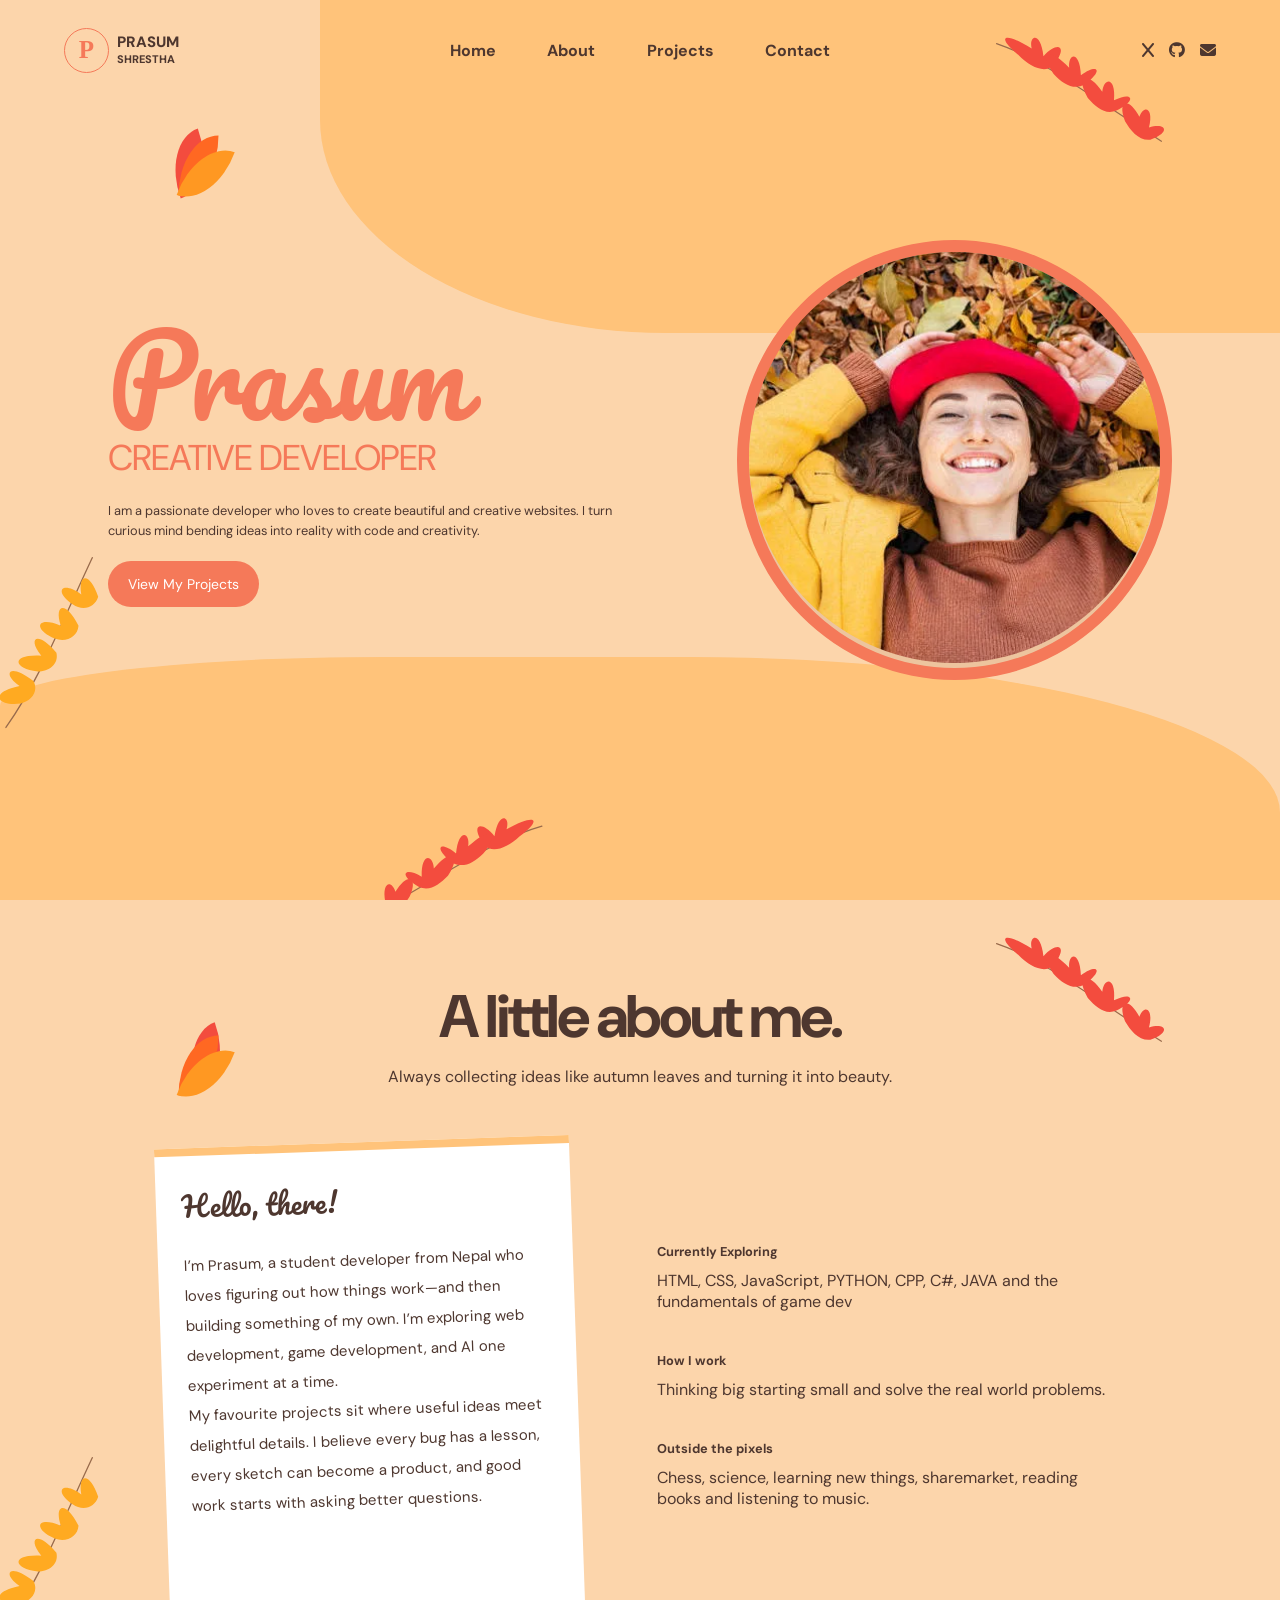
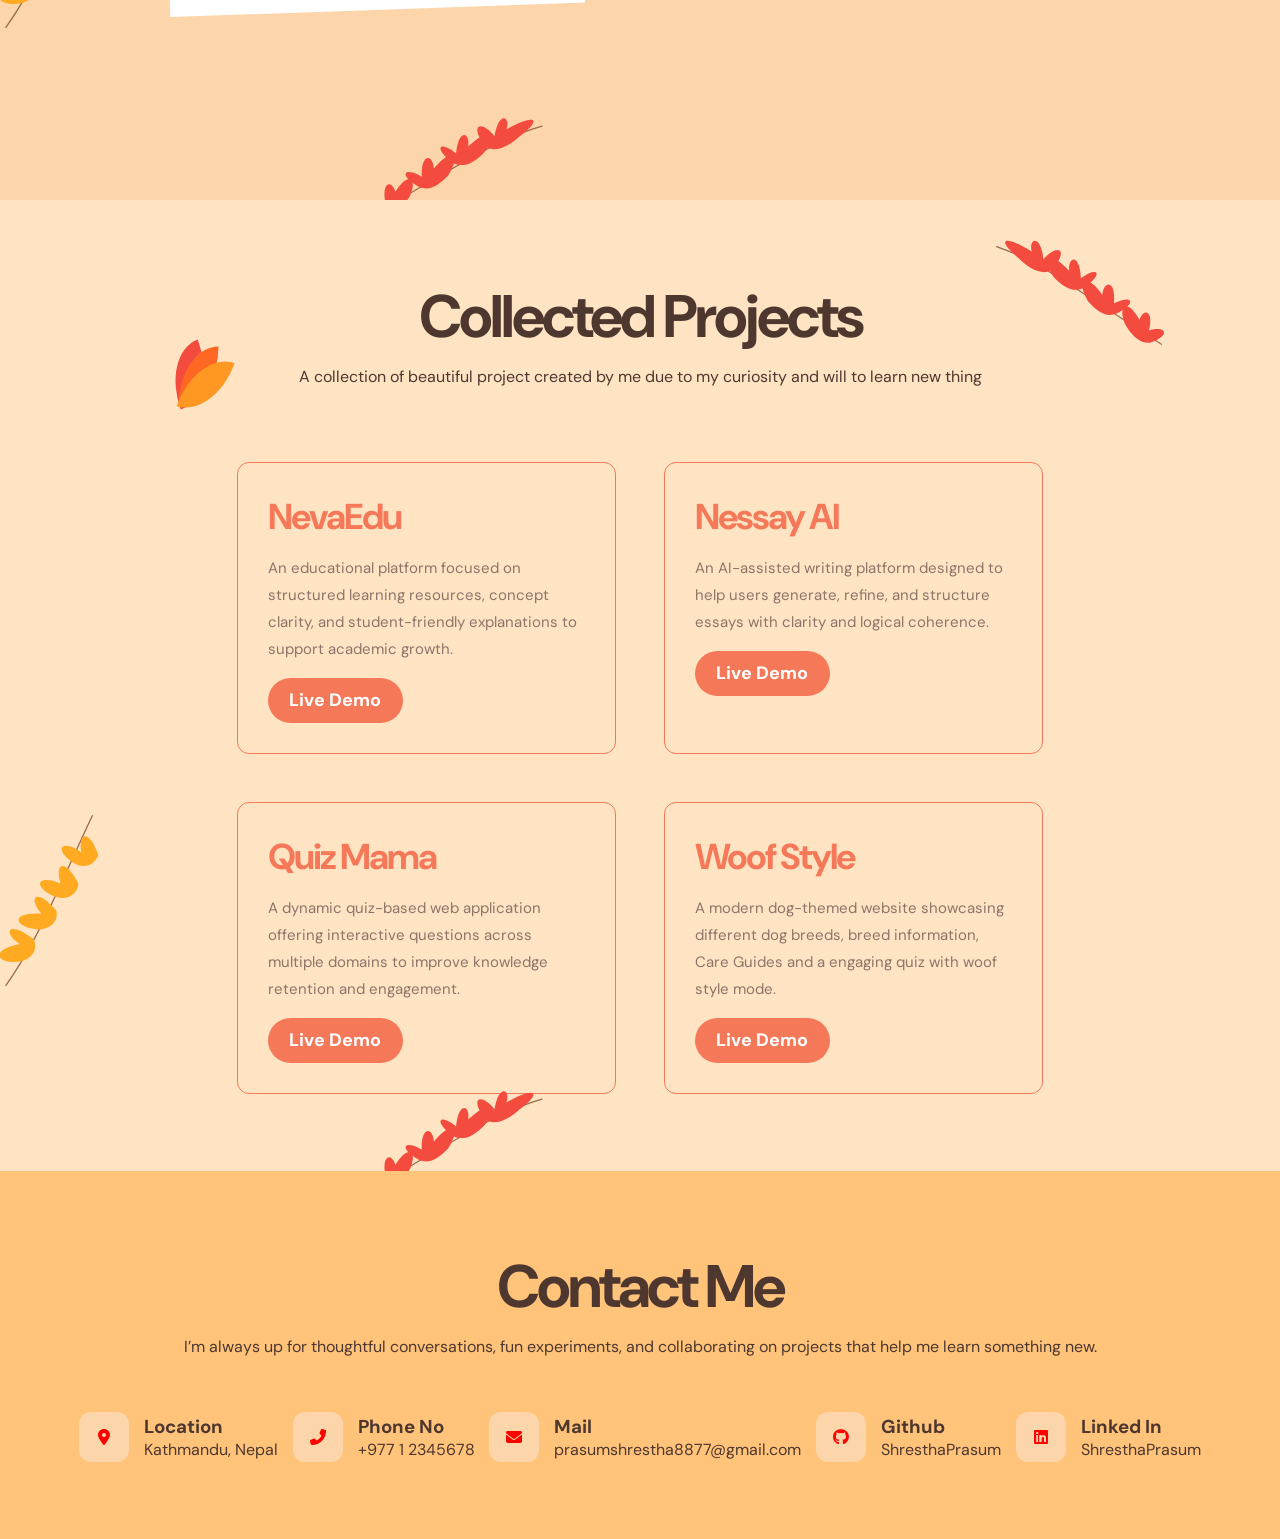
<file: public/layouts/L4/index.html>
<!DOCTYPE html>
<html lang="en">
<head>
    <meta charset="UTF-8">
    <meta name="viewport" content="width=device-width, initial-scale=1.0">
    <title>Autumn Themes Website</title>
    <link rel="preconnect" href="https://fonts.googleapis.com">
    <link rel="preconnect" href="https://fonts.gstatic.com" crossorigin="">
    <link href="https://fonts.googleapis.com/css2?family=DM+Sans:wght@400;500;600;700;800&amp;family=Pacifico&amp;display=swap" rel="stylesheet">
        <link rel="stylesheet" href="https://cdnjs.cloudflare.com/ajax/libs/font-awesome/6.6.0/css/all.min.css"/>

    <style>

        :root{
            --bg-color: #fcd5ab;
            --bg1-color: #ffc37a;
            --bg2-color: #ffe4c4;
            --font-color: #f57959;
            --red-color: #f34c3e;
            --stem-color: #996b4c;
        }
        *{
            box-sizing: border-box;
            margin: 0;
            padding: 0;
        }

        body{
            color: #4e372f;
            background-color: var(--bg-color);
            font-family: "DM Sans", Arial, sans-serif;
        }

        .hero-container{
            width: 100%;
            min-height: 100vh;
            position: relative;
            overflow: hidden;
            background-color: var(--bg-color);
            z-index: 1;
        }

        .top-box{
            height: 37%;
            top: 0;
            right: 0;
            width: 75%;
            border-radius: 0 0 0 36% / 0 0 0 64%;
            background-color: var(--bg1-color);
            position: absolute;
            z-index: -1;
        }
        .bottom-box{
            height: 27%;
            bottom: 0;
            left: 0;
            width: 100%;
            border-radius: 30% 46% 0 0  / 20% 64% 0 0;
            background-color: var(--bg1-color);
            position: absolute;
            z-index: -1;
        }

        header{
            display: flex;
            justify-content: center;
            align-items: center;
            height: 100px;
        }

        a{
            color: inherit;
            text-decoration: none;
        }

        .nav{
            display: flex;
            align-items: center;
            justify-content: space-between;
            width: 90%;
            height: 100%;
        }

        .brand{
            display: inline-flex;
            width: fit-content;
            align-items: center;
            gap: 8px;
            width: 33%;
        }

        .logo{
            width: 45px;
            height: 45px;
            display: flex;
            align-items: center;
            justify-content: center;
            border-radius: 50%;
            position: relative;
            color: var(--font-color);
            font: 700 25px Georgia, serif;
            border: 1px solid var(--font-color);
        }

        .logo-name{
            font-size: 15px;
            font-weight: 800;
            line-break: auto;
            line-height: 1.1;
        }

        .logo-name small{
            font-size: 11px;
        }

        .nav-bar{
            display: flex;
            width: 33%;
            justify-content: space-between;
        }

        .nav-bar a{
            font-weight: bold;
            font-size: 16px;
        }

        .social-medias{
            width: 33%;
            display: flex;
            justify-content: flex-end;
            gap: 15px;
        }

        .leaf-branch{
            position: absolute;
            
        }

        .top-branch{
            width: 15%;
            height: auto;
            right: 8%;
            top: 4%;
            transform: rotate(3deg);
        }

        .branch-stem{
            fill: none;
            stroke-width: 1.2;
            stroke: var(--stem-color);
            stroke-linecap: round;
        }
        .red-leaf {
            fill: var(--red-color);
        }

        .hero-content{
            width: 100%;
            display: flex;
            justify-content: space-evenly;
            align-items: center;
            height: 80vh;
            
        }
        
        .hero-name{
            
        }

        .hero-title{
            display: block;
            font-family: "Pacifico", "Segoe Script", cursive;
            line-height: 1.1;
            color: var(--font-color);
            font-size: clamp(50px, 9vw, 110px);
            font-weight: 400;
            letter-spacing: -1px;
            
        }
        .hero-subtitle{
            color: var(--font-color);
            font-size: clamp(20px, 2.8vw, 40px);
            font-weight: 400;
            letter-spacing: -1px;
        }

        .hero-description{
            max-width: 520px;
            margin: 20px 0px;
            font-size: clamp(10px, 1vw, 14px);
            line-height:1.6;
            
        }

        .capsule-btn{
            display: inline-flex;
            align-items: center;
            justify-content: center;
            border: none;
            border-radius: 45px;
            color: white;
            background-color: var(--font-color);
            padding: 14px 20px;
            font-size: 14px;
        }
        
        .hero-profile{
            width: 34%;
            aspect-ratio: 1/1;
            border-radius: 50%;
            background-color: #edc49e;
            border: clamp(3px, 1vw, 14px) solid var(--font-color);
        }

        .hero-profile img{
            width: 100%;
            height: 100%;
            border-radius: 50%;
            object-fit: cover;
        }

        .bottom-branch{
            width: 15%;
            height: auto;
            left: 28%;
            bottom: -3%;
            transform: rotateY(180deg);
        }
        .gold-leaf{
            fill: #ffaa21;
        }

        .left-branch{
            width: 12%;
            height: auto;
            left: -1%;
            bottom: 19%;
            transform: rotate(-7deg);
        }

        .tiny-leafs{
            position: absolute;
            left: 13%;
            top: 15%;
            width: 35px;
            height: 40px;
            transform: rotate(-20deg);
        }

        .tiny-leafs span{
            position: absolute;
            width: 40px;
            height: 60px;
            border-radius: 100% 0 100% 0;
            background-color: #f34c3e;
        }

        .tiny-leafs span:nth-child(2){
            background-color: #ff6822;
            transform: rotate(20deg);
            left: 8px;
            top: 5px;
        }
        .tiny-leafs span:nth-child(3){
            background-color: #ff9822;
            transform: rotate(40deg);
            left: 12px;
            top: 15px;
        }

        .about{
            position: relative;
            overflow: hidden;
            padding: clamp(70px, 6vw, 130px) 5vw;
            min-height: 100vh;
            background-color: var(--bg-color);
        }

        .about-header{
            text-align: center;
            margin-bottom: 55px;
        }

        .about-header h2{
            font-size: clamp(30px, 5.5vw, 60px);
            letter-spacing: -3px;
            padding-bottom: 10px;
        }

        .about-content{
            display: flex;
            align-items: center;
            max-width: 1200px;
            margin: 0 auto;
            gap: 80px;
            justify-content: center;
        }

        .about-note{
            display: flex;
            flex-direction: column;
            height: 52vh;
            width: 36%;
            border-top: 8px solid var(--bg1-color);
            background-color: #fff;
            padding: 2vw;
            transform: rotate(-2deg);
            gap: 10px;
        }

        .about-details{
            height: 50vh;
            width: 40%;
            display: flex;
            flex-direction: column;
            justify-content: center;
            gap: 40px;
        }

        .detail h3{
            font-size: 1vw;
            margin-bottom: 10px;
        }

        .note-head{
            font: 28px "Pacifico", cursive;
            margin: 0 0 10px;
        }

        .note-content p{
            font-size: 15px;
            line-height: 2;
        }

        .projects{
            display: flex;
            flex-direction: column;
            align-items: center;
            position: relative;
            overflow: hidden;
            padding: clamp(70px, 6vw, 130px) 5vw;
            min-height: 100vh;
            background-color: var(--bg2-color);
        }

        .projects-header{
            text-align: center;
            margin-bottom: 55px;
        }

        .projects-header h2{
            font-size: clamp(30px, 5.5vw, 60px);
            letter-spacing: -3px;
            padding-bottom: 10px;
        }

        .project-container{
            display: grid;
            width: 70%;
            justify-content: center;
            grid-template-columns: repeat(2, minmax(0,1fr));
            gap: 3rem;
            margin-top: 20px;
        }

        .project-card{
            display: flex;
            flex-direction: column;
            width: 100%;
            padding: 30px;
            gap: 15px;
            border: 1px solid var(--font-color);
            border-radius: 12px;
            background-color: var(--bg2-color);
        }

        .project-description{
            color: #8e7468;
            font-size: 15px;
            line-height: 1.8;
        }

        .project-title{
            font-size: 4vh;
            color: var(--font-color);
            letter-spacing: -2px;
        }

        .project-view{
            display: inline-flex;
            width: 135px;
            height: 45px;
            align-items: center;
            justify-content: center;
            font-weight: bold;
            border: none;
            border-radius: 45px;
            color: white;
            background-color: var(--font-color);
            padding: 14px 20px;
            font-size: 18px;
        }

        .contact{
            position: relative;
            overflow: hidden;
            padding: clamp(70px, 6vw, 130px) 5vw;
            min-height: 40vh;
            background-color: var(--bg1-color);
        }

        .contact-header{
            text-align: center;
            margin-bottom: 55px;
        }

        .contact-header h2{
            font-size: clamp(30px, 5.5vw, 60px);
            letter-spacing: -3px;
            padding-bottom: 10px;
        }
        
        .contact-details{
            display: flex;
            justify-content: space-evenly;
            align-items: center;
            width: 100%;
        }

        .contact-info{
            display: flex;
            align-items: center;
            gap: 15px;
        }

        .contact-logo{
            display: inline-flex;
            background-color: var(--bg-color);
            border-radius: 12px;
            color: red;
            width: 50px;
            height: 50px;
            align-items: center;
            justify-content: center;

        }

    </style>
</head>
<body>
    <main>
        <section class="hero">
            <div class="hero-container">
                <div class="top-box"></div>
                <div class="bottom-box"></div>

                <header>
                    <div class="nav">
                        <a href="#home" class="brand">
                            <span class="logo">
                                P
                            </span>
                            <span class="logo-name">
                                PRASUM 
                                <br>
                                <small>SHRESTHA</small>
                            </span>
                        </a>
                        <div class="nav-bar">
                            <a href="#">Home</a>
                            <a href="#about">About</a>
                            <a href="#projects">Projects</a>
                            <a href="#contacts">Contact</a>
                        </div>
                        <div class="social-medias">
                            <a href="https://twitter.com">
                                <i class="fa-brands fa-x"></i>
                            </a>
                            <a href="https://github.com">
                                <i class="fa-brands fa-github"></i>
                            </a>
                            <a href="mailto:prasmshrestha@gmail.com">
                                <i class="fas fa-envelope"></i>
                            </a>
                        </div>
                    </div>
                </header>
                
                <!-- I tried to build a leaf branch svg with multiple leaves and a stem by myself but I was not able to make it properly so I tried using a svg from freepik.com but it was not free. Then I used AI to generate a leaf branch svg :)  -->
                <svg class="leaf-branch top-branch" viewBox=" 0 0 190 112"> 
                    <path class="branch-stem" d="M8 12 C54 25 91 52 176 100"/>
                    <path class="red-leaf" d="M30 22 C7 5 14 -1 43 15 C39 2 51 -3 55 22 C68 6 80 10 65 31 C57 39 43 34 30 22Z"></path>
                    <path class="red-leaf" d="M66 39 C49 17 59 12 81 32 C79 17 91 15 93 39 C109 26 116 33 97 48 C87 54 76 49 66 39Z"></path>
                    <path class="red-leaf" d="M101 61 C87 39 98 33 115 54 C116 39 128 39 127 62 C144 52 151 60 130 72 C119 77 110 70 101 61Z"></path>
                    <path class="red-leaf" d="M139 82 C130 62 141 57 153 77 C157 64 167 68 163 87 C180 81 185 91 165 99 C154 101 145 91 139 82Z"></path>
                </svg>

                <svg class="leaf-branch bottom-branch" viewBox=" 0 0 190 112">
                    <path class="branch-stem" d="M8 12 C54 25 91 52 176 100"/>
                    <path class="red-leaf" d="M30 22 C7 5 14 -1 43 15 C39 2 51 -3 55 22 C68 6 80 10 65 31 C57 39 43 34 30 22Z"></path>
                    <path class="red-leaf" d="M66 39 C49 17 59 12 81 32 C79 17 91 15 93 39 C109 26 116 33 97 48 C87 54 76 49 66 39Z"></path>
                    <path class="red-leaf" d="M101 61 C87 39 98 33 115 54 C116 39 128 39 127 62 C144 52 151 60 130 72 C119 77 110 70 101 61Z"></path>
                    <path class="red-leaf" d="M139 82 C130 62 141 57 153 77 C157 64 167 68 163 87 C180 81 185 91 165 99 C154 101 145 91 139 82Z"></path>
                </svg>

                <svg class="leaf-branch left-branch" viewBox="0 0 140 160" aria-hidden="true">
                    <path class="branch-stem" d="M8 152 C44 112 66 70 105 8"></path>
                    <path class="gold-leaf" d="M24 132 C1 132 -3 118 25 116 C10 103 18 93 38 113 C42 123 34 131 24 132Z"></path>
                    <path class="gold-leaf" d="M43 105 C20 99 21 86 48 91 C37 74 47 67 62 90 C63 101 53 106 43 105Z"></path>
                    <path class="gold-leaf" d="M62 77 C43 66 48 54 69 66 C65 46 76 43 85 68 C83 78 72 82 62 77Z"></path>
                    <path class="gold-leaf" d="M82 48 C66 34 75 25 91 40 C90 21 101 20 106 44 C102 53 91 56 82 48Z"></path>
                </svg>

                <div class="tiny-leafs">
                    <span></span><span></span><span></span>
                </div>

                <div class="hero-content">
                    <div class="hero-name">
                        <h1>
                            <span class="hero-title">
                                Prasum
                            </span>
                            <span class="hero-subtitle">
                                CREATIVE DEVELOPER
                            </span>
                        </h1>

                        <p class="hero-description">
                            I am a passionate developer who loves to create beautiful and creative websites. I turn curious mind bending ideas into reality with code and creativity. 
                        </p>

                        <a href="#project" class="capsule-btn">View My Projects</a>
                    </div>
                    <div class="hero-profile">
                        <img src="image.png" alt="">
                    </div>
                </div>
            </div>
        </section>

        <section class="about" id="about">
            <div class="about-header">
                <svg class="leaf-branch top-branch" viewBox=" 0 0 190 112">
                    <path class="branch-stem" d="M8 12 C54 25 91 52 176 100"/>
                    <path class="red-leaf" d="M30 22 C7 5 14 -1 43 15 C39 2 51 -3 55 22 C68 6 80 10 65 31 C57 39 43 34 30 22Z"></path>
                    <path class="red-leaf" d="M66 39 C49 17 59 12 81 32 C79 17 91 15 93 39 C109 26 116 33 97 48 C87 54 76 49 66 39Z"></path>
                    <path class="red-leaf" d="M101 61 C87 39 98 33 115 54 C116 39 128 39 127 62 C144 52 151 60 130 72 C119 77 110 70 101 61Z"></path>
                    <path class="red-leaf" d="M139 82 C130 62 141 57 153 77 C157 64 167 68 163 87 C180 81 185 91 165 99 C154 101 145 91 139 82Z"></path>
                </svg>

                <svg class="leaf-branch bottom-branch" viewBox=" 0 0 190 112">
                    <path class="branch-stem" d="M8 12 C54 25 91 52 176 100"/>
                    <path class="red-leaf" d="M30 22 C7 5 14 -1 43 15 C39 2 51 -3 55 22 C68 6 80 10 65 31 C57 39 43 34 30 22Z"></path>
                    <path class="red-leaf" d="M66 39 C49 17 59 12 81 32 C79 17 91 15 93 39 C109 26 116 33 97 48 C87 54 76 49 66 39Z"></path>
                    <path class="red-leaf" d="M101 61 C87 39 98 33 115 54 C116 39 128 39 127 62 C144 52 151 60 130 72 C119 77 110 70 101 61Z"></path>
                    <path class="red-leaf" d="M139 82 C130 62 141 57 153 77 C157 64 167 68 163 87 C180 81 185 91 165 99 C154 101 145 91 139 82Z"></path>
                </svg>

                <svg class="leaf-branch left-branch" viewBox="0 0 140 160" aria-hidden="true">
                    <path class="branch-stem" d="M8 152 C44 112 66 70 105 8"></path>
                    <path class="gold-leaf" d="M24 132 C1 132 -3 118 25 116 C10 103 18 93 38 113 C42 123 34 131 24 132Z"></path>
                    <path class="gold-leaf" d="M43 105 C20 99 21 86 48 91 C37 74 47 67 62 90 C63 101 53 106 43 105Z"></path>
                    <path class="gold-leaf" d="M62 77 C43 66 48 54 69 66 C65 46 76 43 85 68 C83 78 72 82 62 77Z"></path>
                    <path class="gold-leaf" d="M82 48 C66 34 75 25 91 40 C90 21 101 20 106 44 C102 53 91 56 82 48Z"></path>
                </svg>

                <div class="tiny-leafs">
                    <span></span><span></span><span></span>
                </div>
                <h2>A little about me.</h2>
                <p class="about-quote">
                    Always collecting ideas like autumn leaves and turning it into beauty.
                </p>
            </div>

            <div class="about-content">
                <div class="about-note">
                    <div class="note-head">
                        Hello, there!
                    </div>

                    <div class="note-content">
                        <p>I’m Prasum, a student developer from Nepal who loves figuring out how things work—and then building something of my own. I’m exploring web development, game development, and AI one experiment at a time.</p>
                        <p>My favourite projects sit where useful ideas meet delightful details. I believe every bug has a lesson, every sketch can become a product, and good work starts with asking better questions.</p>
                    </div>
                </div>
                <div class="about-details">
                    <div class="detail">
                        <h3>Currently Exploring</h3>
                        <p>HTML, CSS, JavaScript, PYTHON, CPP, C#, JAVA and the fundamentals of game dev</p>
                    </div>
                    <div class="detail">
                        <h3>How I work</h3>
                        <p>Thinking big starting small and solve the real world problems.</p>
                    </div>
                    <div class="detail">
                        <h3>Outside the pixels</h3>
                        <p>Chess, science, learning new things, sharemarket, reading books and listening to music.</p>
                    </div>
                </div>
            </div>
        </section>

        <section class="projects" id="projects">
            <div class="projects-header">
                <h2>Collected Projects</h2>
                <p class="project-quote">
                    A collection of beautiful project created by me due to my curiosity and will to learn new thing
                </p>
            </div>
            <svg class="leaf-branch top-branch" viewBox=" 0 0 190 112">
                    <path class="branch-stem" d="M8 12 C54 25 91 52 176 100"/>
                    <path class="red-leaf" d="M30 22 C7 5 14 -1 43 15 C39 2 51 -3 55 22 C68 6 80 10 65 31 C57 39 43 34 30 22Z"></path>
                    <path class="red-leaf" d="M66 39 C49 17 59 12 81 32 C79 17 91 15 93 39 C109 26 116 33 97 48 C87 54 76 49 66 39Z"></path>
                    <path class="red-leaf" d="M101 61 C87 39 98 33 115 54 C116 39 128 39 127 62 C144 52 151 60 130 72 C119 77 110 70 101 61Z"></path>
                    <path class="red-leaf" d="M139 82 C130 62 141 57 153 77 C157 64 167 68 163 87 C180 81 185 91 165 99 C154 101 145 91 139 82Z"></path>
                </svg>

                <svg class="leaf-branch bottom-branch" viewBox=" 0 0 190 112">
                    <path class="branch-stem" d="M8 12 C54 25 91 52 176 100"/>
                    <path class="red-leaf" d="M30 22 C7 5 14 -1 43 15 C39 2 51 -3 55 22 C68 6 80 10 65 31 C57 39 43 34 30 22Z"></path>
                    <path class="red-leaf" d="M66 39 C49 17 59 12 81 32 C79 17 91 15 93 39 C109 26 116 33 97 48 C87 54 76 49 66 39Z"></path>
                    <path class="red-leaf" d="M101 61 C87 39 98 33 115 54 C116 39 128 39 127 62 C144 52 151 60 130 72 C119 77 110 70 101 61Z"></path>
                    <path class="red-leaf" d="M139 82 C130 62 141 57 153 77 C157 64 167 68 163 87 C180 81 185 91 165 99 C154 101 145 91 139 82Z"></path>
                </svg>

                <svg class="leaf-branch left-branch" viewBox="0 0 140 160" aria-hidden="true">
                    <path class="branch-stem" d="M8 152 C44 112 66 70 105 8"></path>
                    <path class="gold-leaf" d="M24 132 C1 132 -3 118 25 116 C10 103 18 93 38 113 C42 123 34 131 24 132Z"></path>
                    <path class="gold-leaf" d="M43 105 C20 99 21 86 48 91 C37 74 47 67 62 90 C63 101 53 106 43 105Z"></path>
                    <path class="gold-leaf" d="M62 77 C43 66 48 54 69 66 C65 46 76 43 85 68 C83 78 72 82 62 77Z"></path>
                    <path class="gold-leaf" d="M82 48 C66 34 75 25 91 40 C90 21 101 20 106 44 C102 53 91 56 82 48Z"></path>
                </svg>

                <div class="tiny-leafs">
                    <span></span><span></span><span></span>
                </div>

            <div class="project-container">
                <div class="project-card">
                    <h3 class="project-title">
                        NevaEdu
                    </h3>
                    <p class="project-description">
                        An educational platform focused on structured learning resources, concept clarity, and student-friendly explanations to support academic growth.
                    </p>

                    <a href="" class="project-view">Live Demo</a>
                </div>
                <div class="project-card">
                    <h3 class="project-title">
                        Nessay AI
                    </h3>
                    <p class="project-description">
                        An AI-assisted writing platform designed to help users generate, refine, and structure essays with clarity and logical coherence.
                    </p>

                    <a href="" class="project-view">Live Demo</a>
                </div>
                <div class="project-card">
                    <h3 class="project-title">
                        Quiz Mama
                    </h3>
                    <p class="project-description">
                        A dynamic quiz-based web application offering interactive questions across multiple domains to improve knowledge retention and engagement.
                    </p>

                    <a href="" class="project-view">Live Demo</a>
                </div>
                <div class="project-card">
                    <h3 class="project-title">
                        Woof Style
                    </h3>
                    <p class="project-description">
                        A modern dog-themed website showcasing different dog breeds, breed information, Care Guides and a engaging quiz with woof style mode.
                    </p>

                    <a href="" class="project-view">Live Demo</a>
                </div>
            </div>
        </section>
    
        <section class="contact" id="contact">
            <div class="contact-header">
                <h2>Contact Me</h2>
                <p class="contact-quote">
                    I’m always up for thoughtful conversations, fun experiments, and collaborating on projects that help me learn something new.
            </div>

            <div class="contact-details">
                <div class="contact-info">
                    <i class="fas fa-map-marker-alt location-logo contact-logo"></i>

                    <div class="contact-detail">
                        <h3>Location</h3>
                        <p>Kathmandu, Nepal</p>
                    </div>
                </div>
                <div class="contact-info">
                    <i class="contact-logo phoneno-logo fas fa-phone-alt"></i>

                    <div class="contact-detail">
                        <h3>Phone No</h3>
                        <p>+977 1 2345678</p>
                    </div>
                </div>
                <div class="contact-info">
                    <i class="contact-logo mail-logo fas fa-envelope"></i>

                    <div class="contact-detail">
                        <h3>Mail</h3>
                        <p>prasumshrestha8877@gmail.com</p>
                    </div>
                </div>
                <div class="contact-info">
                    <i class="contact-logo github-logo fa-brands fa-github"></i>

                    <div class="contact-detail">
                        <a href=""><h3>Github</h3></a>
                        <p>ShresthaPrasum</p>
                    </div>
                </div>
                <div class="contact-info">
                    <i class="contact-logo linkedin-logo fab fa-linkedin"></i>

                    <div class="contact-detail">
                        <a href=""><h3>Linked In</h3></a>
                        <p>ShresthaPrasum</p>
                    </div>
                </div>
            </div>
        </section>
        
    </main>
</body>
</html>
</file>
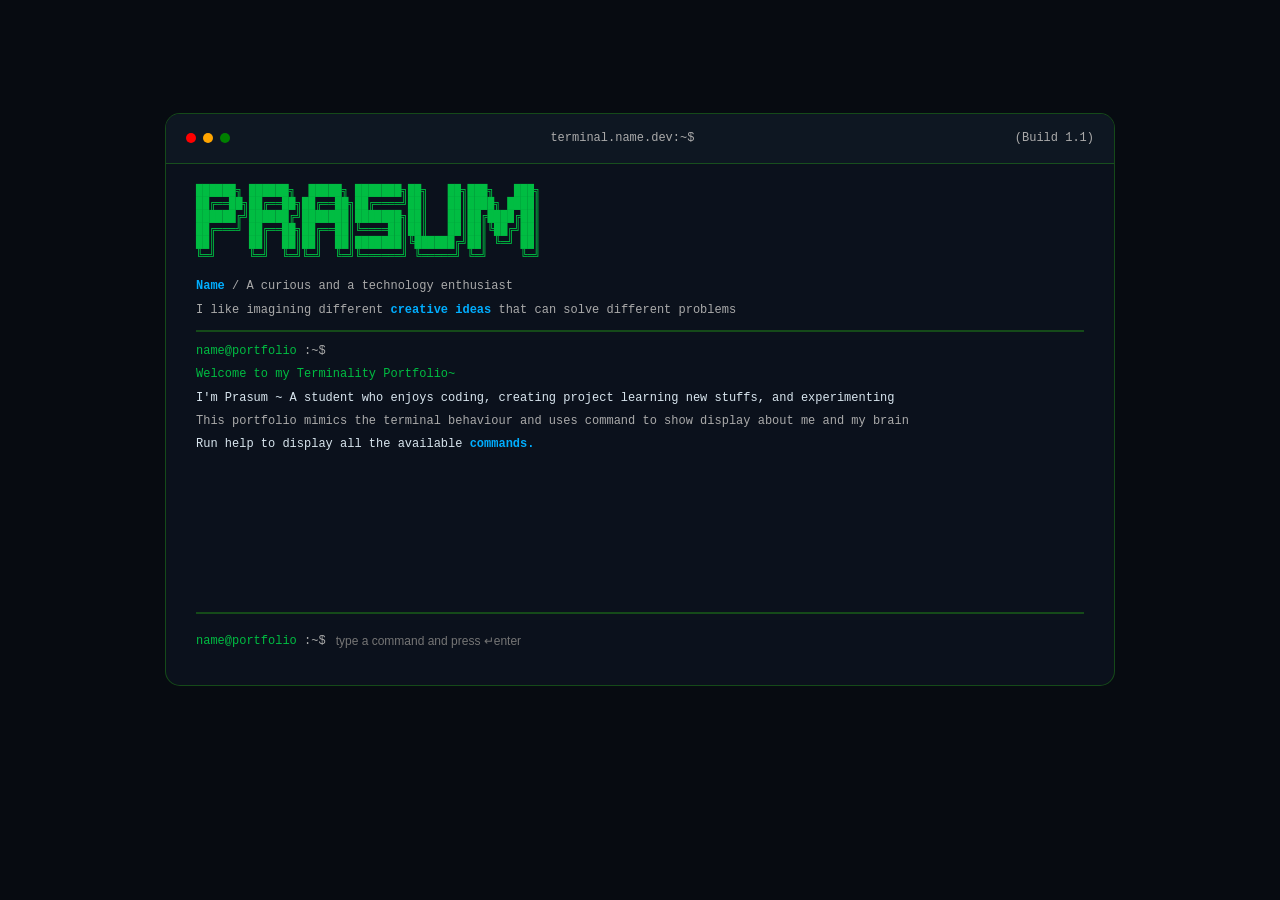
<file: public/layouts/L5/index.html>
<!DOCTYPE html>
<html lang="en">
<head>
    <meta charset="UTF-8">
    <meta name="viewport" content="width=device-width, initial-scale=1.0">
    <title>Name - Portfolio</title>
    <!-- <link rel="stylesheet" href="style.css"> -->
    <link href="https://fonts.googleapis.com/css2?family=Montserrat:wght@400;500;600;700;800&amp;display=swap" rel="stylesheet"/>
    <style>

        :root, [data-theme="terminal"]{
        --bg: #070b11;
        --bg-sections: rgba(12, 19, 29, .94);
        --bg1-sections: #0e1722;
        --text: #d9e6ef;
        --green: #00bd42;
        --red: #ff7285;
        --grey: rgba(170, 170, 170);
        --headings: #d7ffd7;
        --button: #14ff5a;
        --border: rgba(57, 255, 20, 0.24);
        }
        *{
            margin: 0;
            padding: 0;
            box-sizing: border-box;
        }
        body{
            display: flex;
            align-items: center;
            justify-content: center;
            background-color: var(--bg);
            color: var(--text);
            width: 100%;
            min-height: 100vh;
            font-family: "Poppins", sans-serif;
            padding: 40px;
            font-family: "Liberation Mono", monospace;
        }

        main{
            position: relative;
            width: min(100%, 950px);
            height: 75vh;

        }
        #terminal-box{
            display: flex;
            border: 1px solid var(--border);
            min-height: 85%;
            border-radius: 15px;
            overflow: hidden;
            flex-direction: column;
            background-color: var(--bg-sections);
        }
        header{
            background-color: var(--nav);
            height: 50px;
            display: flex;
            background-color: var(--bg1-sections);
            align-items: center;
            justify-content: space-between;
            border-bottom: 1px solid var(--border);
            padding: 0px 20px;
        }
        #three-circles{
            display: flex;
            gap: 7px;
            align-items: center;

        }
        #red{
            display: block;
            width: 10px;
            height: 10px;
            border-radius: 50%;
            background-color: red;
        }
        .red{
            color: red;
        }
        #orange{
            display: block;
            width: 10px;
            height: 10px;
            border-radius: 50%;
            background-color: orange;
        }
        #green{
            display: block;
            width: 10px;
            height: 10px;
            border-radius: 50%;
            background-color: green;
        }

        .terminal-title{
            color: var(--grey);
            font-size: 12px;
        }

        .terminal-version{
            color: var(--grey);
            font-size: 12px;
        }

        #terminal-body{
            padding: 20px 30px ;
        }   

        .intro-line{
            margin: 4px 0px;
            color: var(--grey);
            font-size: 12px;
            line-height: 1.7;
        }

        .intro pre{
            color: var(--green);
            font-size: 11px;
            margin: 0 0 14px;
        }

        strong{
            color: rgb(0, 174, 255);
            font-weight: 777;
        }

        .divider{
            border: 1px solid var(--border);
            margin: 10px 0px 0px;
        }

        .output{
            height: 30vh;
            overflow-y: auto;
            scrollbar-color: #2d4655 transparent;
            padding: 10px 0px;
            scrollbar-width: thin;
        }

        .output-line{
            font-size: 12px;
            line-height: 1.6;
            margin: 0 0 14px;
        }

        .command-output{
            color: var(--green);
            margin-bottom: 4px;
        }

        .output-design{
            color: var(--grey);
        }

        .user-command{
            color: #14ff5a;
        }

        .green{
            color: #00bd42;
        }

        .grey{
            color: var(--grey);
        }

        .result-line{
            margin: 0 0 4px;
        }

        .prompt{
            font-size: 12px;
            color: var(--green);
        }

        .input{
            margin-top: 15px;
        }

        .input form{
            display: flex;
            align-items: center;
            gap: 10px;
            width: 100%;
        }


        #input-area{
            flex: 1;
            border: none;
            background-color: transparent;
            color: var(--green);
            font-size: 12px;
            padding:5px 0;
            outline: none;
        }
        .output-user{
            color: var(--green);
        }
        .aboutme{
            font-weight: 800;
            font-size: 56px;
            color: rgb(0, 174, 255);
        }
        .bio{
            color: var(--text);
        }

    </style>
</head>
<body data-theme="terminal">
    <main>
        <div id="terminal-box">
            <header>
                <div id="three-circles">
                    <span id="red"></span>
                    <span id="orange"></span>
                    <span id="green"></span>
                </div>

                <div class="terminal-title">
                    <p>terminal.name.dev:~$</p>
                </div>

                <div class="terminal-version">
                    <p>(Build 1.1)</p>
                </div>
            </header>

            <div id="terminal-body">
                <div class="intro">
                    <pre>██████╗ ██████╗  █████╗ ███████╗██╗   ██╗███╗   ███╗
██╔══██╗██╔══██╗██╔══██╗██╔════╝██║   ██║████╗ ████║
██████╔╝██████╔╝███████║███████╗██║   ██║██╔████╔██║
██╔═══╝ ██╔══██╗██╔══██║╚════██║██║   ██║██║╚██╔╝██║
██║     ██║  ██║██║  ██║███████║╚██████╔╝██║ ╚═╝ ██║
╚═╝     ╚═╝  ╚═╝╚═╝  ╚═╝╚══════╝ ╚═════╝ ╚═╝     ╚═╝</pre>
                </div>
                <div class="intro-line">
                    <strong>Name</strong> / A curious and a technology enthusiast
                </div>

                <div class="intro-line">
                    I like imagining different <strong>creative ideas</strong> that can solve different problems
                </div>
                
                <hr class="divider">

                <div class="output">
                    <div class="output-line">
                        <div class="command-output">
                            <span class="output-user">
                                name@portfolio
                            </span>

                            <span class="output-design">
                                :~$
                            </span>

                        </div>

                        <div class="result">
                            <p class="result-line green">Welcome to my Terminality Portfolio~ </p>

                            <p class="result-line">I'm Prasum ~ A student who enjoys coding, creating project learning new stuffs, and experimenting </p>
                            
                            <p class="result-line grey">This portfolio mimics the terminal behaviour and uses command to show display about me and my brain</p>
                            
                            <p class="result-line">Run help to display all the available<strong> commands.</strong>  </p>
                        </div>
                    </div>
                </div>

                <hr class="divider">

                <div class="input">
                    <form id="input-form" method="">
                        <label for="command-input" class="prompt">
                            <span class="output-user">
                                name@portfolio
                            </span>

                            <span class="output-design">
                                :~$
                            </span>
                        </label>
                        <input type="text" name="command-input" id="input-area" autofocus placeholder="type a command and press ↵enter">

                    </form>
                </div>
            </div>

        </div>
    </main>
    
    <script>
        let form = document.querySelector('#input-form');
form.addEventListener('keydown', (event)=>{
    if(event.key==='Enter'){
    event.preventDefault();
    let commandinput = document.querySelector('#input-area').value;
    let result = document.querySelector('.result');

    if(commandinput.toLowerCase()==='help'){
        const helpoutput = `
        <br>
         <p class="result-line">
         <span class="output-user"> name@portfolio </span>
         <span class="output-design"> :-$ </span>
         help</p>
         <p class="result-line grey">
         There are several commands to see my portfolio which are listed below :)
         </p>
         <p class="result-line"> 
        <span class="output-user"> clear </span> - <strong> Clears the screen </strong>
         </p>
         <p class="result-line"> 
        <span class="output-user"> about </span> - <strong> To Know about me </strong>
         </p>
         <p class="result-line"> 
        <span class="output-user"> skills </span> - <strong> Lists all of my skills</strong>
         </p>
         <p class="result-line"> 
        <span class="output-user"> project1 </span> - <strong> Lists my 1st project infos </strong>
         </p>
         <p class="result-line"> 
        <span class="output-user"> project2 </span> - <strong> Lists my 2nd project infos </strong>
         </p>
         <p class="result-line"> 
        <span class="output-user"> project3 </span> - <strong> Lists my 3rd project infos </strong>
         </p>
         <p class="result-line"> 
        <span class="output-user"> project4 </span> - <strong> Lists my 4th project infos </strong>
         </p>
         <p class="result-line"> 
        <span class="output-user"> contact </span> - <strong> Lists the mediums from where you can contact me! </strong>
         </p>
        `;
        result.insertAdjacentHTML('beforeend',helpoutput);
        
    }else if(commandinput.toLowerCase()==="about"){
        const aboutoutput = `
        <br>
        <p class="result-line">
        <span class="output-user"> name@portfolio </span>
        <span class="output-design"> :-$ </span>
        about
        </p>
        <h2 class="aboutme result-line"> About Me </h2>
        <p class="result-line bio"> I am a blah blah blah </p>
        <img src=".." alt="">
        `;
        result.insertAdjacentHTML('beforeend', aboutoutput);

    }else if(commandinput==="skills"){
        const skillsoutput = `
        <br>
        <p class="result-line">
        <span class="output-user"> name@portfolio </span>
        <span class="output-design"> :-$ </span>
        skills
        </p>
        <h2 class="aboutme result-line"> My Skills </h2>
        <p class = "result-line output-user">• All skills </p>

        `;
        result.insertAdjacentHTML('beforeend', skillsoutput);

    }else if(commandinput==="project1"){
        const projectoutput = `
        <br>
        <p class="result-line">
        <span class="output-user"> name@portfolio </span>
        <span class="output-design"> :-$ </span>
        project1
        </p>
     <!--   <h2 class="aboutme result-line">My Projects</h2> -->
        <h2 class="result-line output-user"> <strong> Project No.1 </strong> </h2>
            <p class="result-line">  
            <strong> Description: </strong> 
            Description
            </p>
            <p class="result-line">
            <strong> Demo: </strong>
            link
            </p>
            <p class= "result-line">
            <strong> Github: </strong>
            link
            </p>
            `;
            result.insertAdjacentHTML('beforeend', projectoutput);

    }else if(commandinput==="project2"){
        const projectoutput = `
        <br>
        <p class="result-line">
        <span class="output-user"> name@portfolio </span>
        <span class="output-design"> :-$ </span>
        project1
        </p>
     <!--   <h2 class="aboutme result-line">My Projects</h2> -->
        <h2 class="result-line output-user"> <strong> Project No.2 </strong> </h2>
            <p class="result-line">  
            <strong> Description: </strong> 
            Description
            </p>
            <p class="result-line">
            <strong> Demo: </strong>
            link
            </p>
            <p class= "result-line">
            <strong> Github: </strong>
            link
            </p>
            `;
            result.insertAdjacentHTML('beforeend', projectoutput);

    }else if(commandinput==="project3"){
        const projectoutput = `
        <br>
        <p class="result-line">
        <span class="output-user"> name@portfolio </span>
        <span class="output-design"> :-$ </span>
        project1
        </p>
     <!--   <h2 class="aboutme result-line">My Projects</h2> -->
        <h2 class="result-line output-user"> <strong> Project No.3 </strong> </h2>
            <p class="result-line">  
            <strong> Description: </strong> 
            Description
            </p>
            <p class="result-line">
            <strong> Demo: </strong>
            link
            </p>
            <p class= "result-line">
            <strong> Github: </strong>
            link
            </p>
            `;
            result.insertAdjacentHTML('beforeend', projectoutput);

    }else if(commandinput==="project4"){
        const projectoutput = `
        <br>
        <p class="result-line">
        <span class="output-user"> name@portfolio </span>
        <span class="output-design"> :-$ </span>
        project1
        </p>
     <!--   <h2 class="aboutme result-line">My Projects</h2> -->
        <h2 class="result-line output-user"> <strong> Project No.4 </strong> </h2>
            <p class="result-line">  
            <strong> Description: </strong> 
            Description
            </p>
            <p class="result-line">
            <strong> Demo: </strong>
            link
            </p>
            <p class= "result-line">
            <strong> Github: </strong>
            link
            </p>
            `;
            result.insertAdjacentHTML('beforeend', projectoutput);

    }else if(commandinput==="contact"){
        const contactoutput = `
            <br>
            <p class="result-line">
            <span class="output-user"> name@portfolio </span>
            <span class="output-design"> :-$ </span>
            contact
            </p>
            <h2 class="aboutme result-line"> Contact Me </h2>
            <p class="result-line location"> <strong> Location </strong>: </p>
            <p class="result-line"> <strong> Github </strong>: link </p>
            <p class="result-line linkedin"> <strong> Linked In </strong>: </p>
            <p class="result-line mail"> <strong> Mail </strong>: </p>
            <p class="result-line phoneno"> <strong> Phone No </strong>: </p> 
        `;
        return result.insertAdjacentHTML('beforeend', contactoutput);
    } else if(commandinput==="clear"){
        result.innerHTML = ``;
    }else{
        const otheroutput = `
        <br>
        <p class="result-line>
        <span class="output-user"> name@portfolio </span>
        <span class="output-design"> :-$ </span>
        ${commandinput.toLowerCase()}
        </p>
        <p class="result-line red"> Error: Command not found </p>
        `;
        result.insertAdjacentHTML('beforeend', otheroutput);
    }

    }
    
})
    </script>
</body>
</html>
</file>
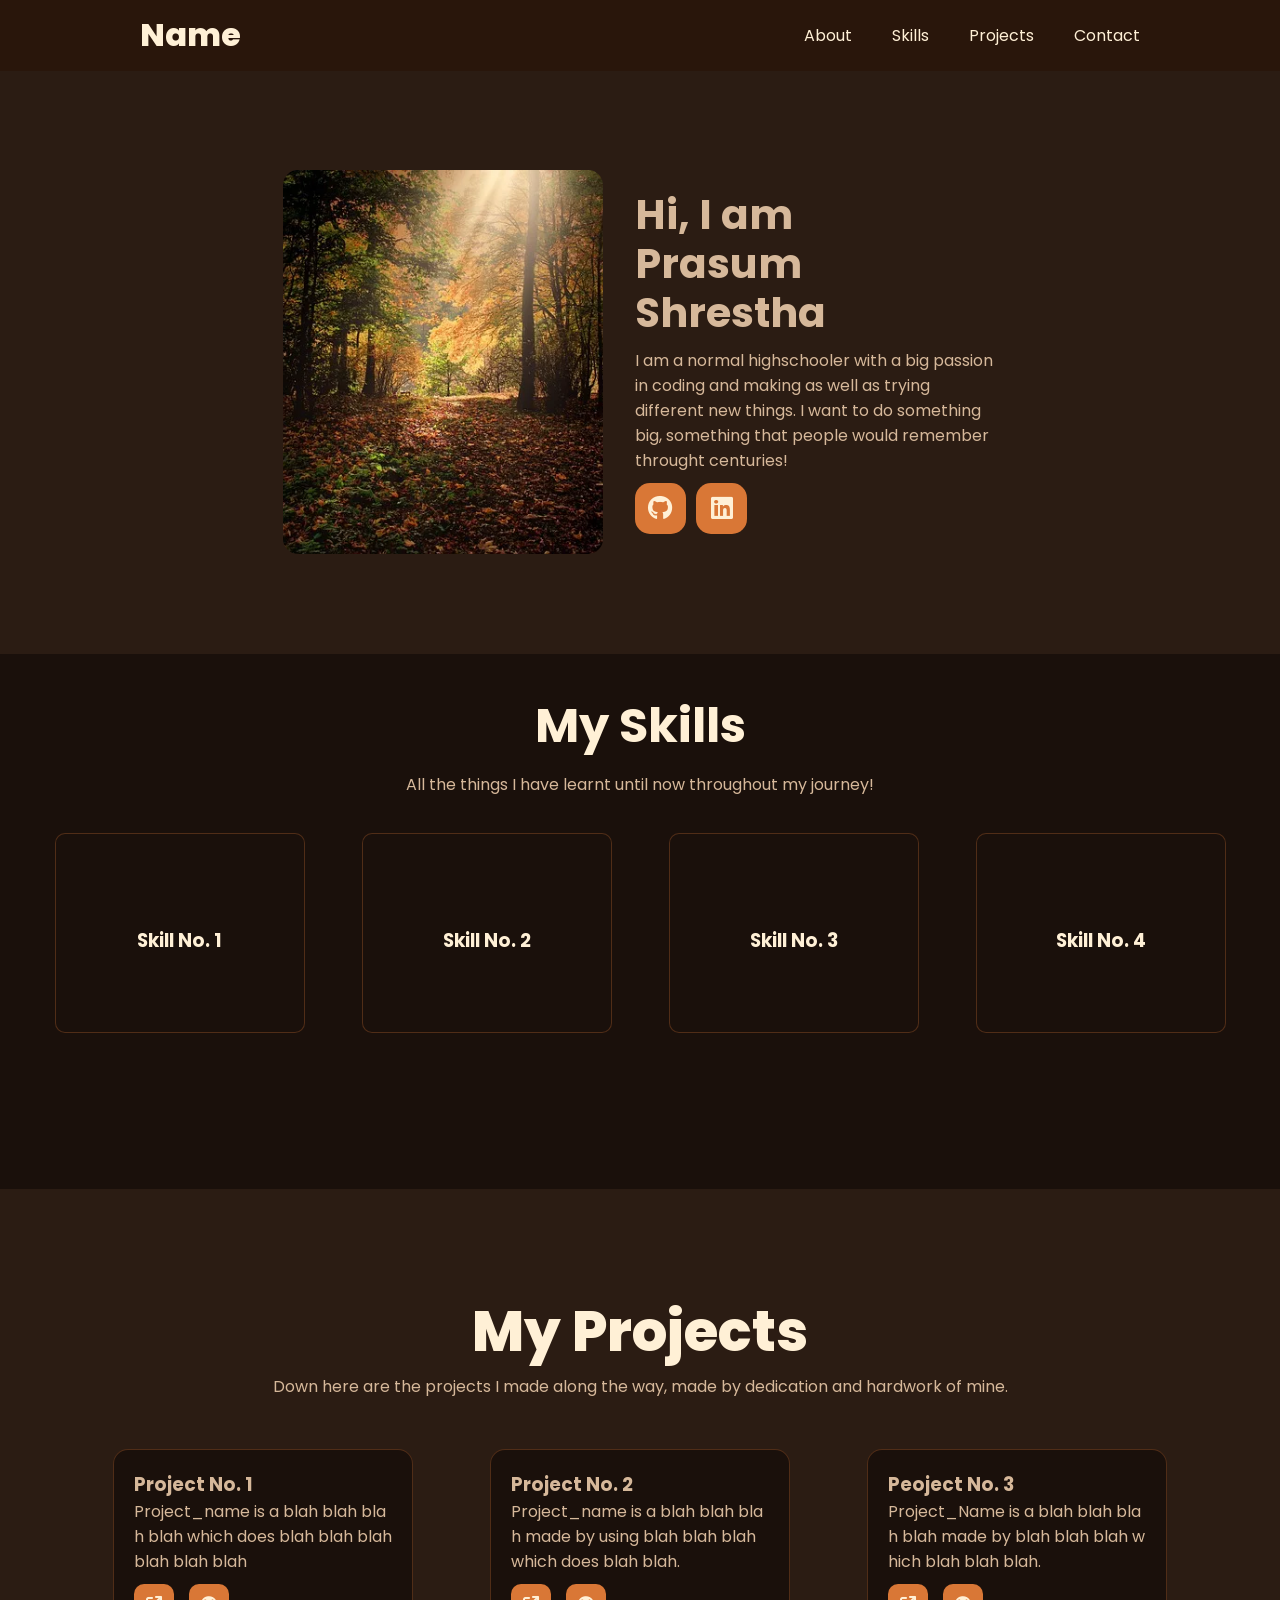
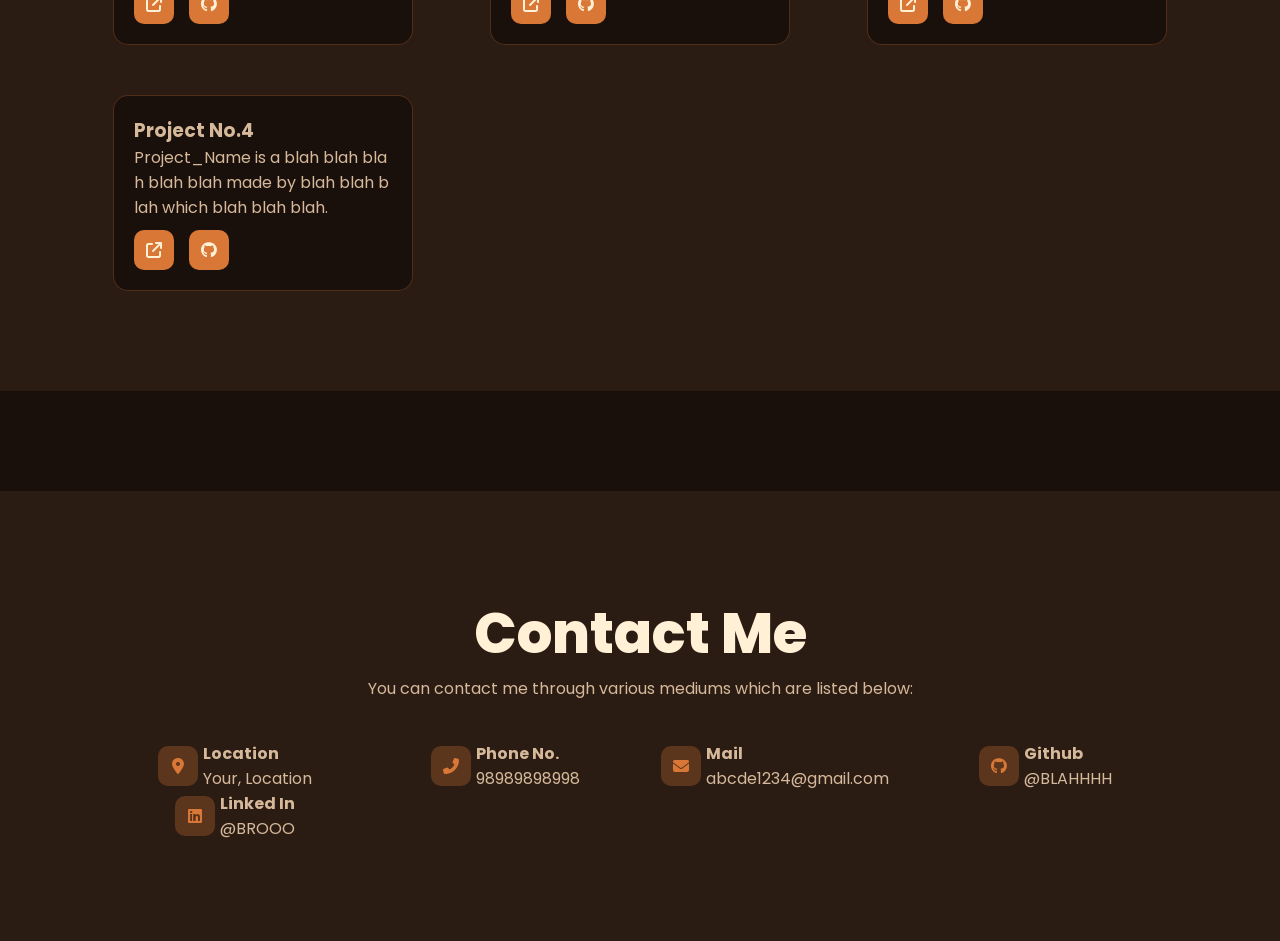
<file: public/layouts/L3/l3.html>
<!DOCTYPE html>
<html lang="en">
<head>
    <meta charset="UTF-8">
    <meta name="viewport" content="width=device-width, initial-scale=1.0">
    <title>Portfolio - Name</title>
    <link rel="stylesheet" href="https://cdnjs.cloudflare.com/ajax/libs/font-awesome/6.6.0/css/all.min.css"/>

    <link href="https://fonts.googleapis.com/css2?family=Montserrat:wght@400;500;600;700;800&amp;display=swap" rel="stylesheet"/>

    <style>
        @import url('https://fonts.googleapis.com/css2?family=JetBrains+Mono:wght@400;600;700&family=Poppins:wght@300;400;500;600;700&display=swap');

        :root,[data-theme="autumn"]{
        --bg: #1a100b;
        --bg-sections: #2b1c13;
        --nav: #29160b;
        --text: #d6b89a;
        --headings: #fff0d6;
        --button: #d97736;
        --border: rgba(217, 119, 54, 0.28);
        }

        *{
            margin: 0;
            padding: 0;
            box-sizing: border-box;
            font-family: "Poppins", sans-serif;
        }
        body{
            background-color: var(--bg);
            color: var(--text);
            width: 100%;
        }
        header{
            display: flex;
            align-items: center;
            justify-content: center;
            height: 70px;
        }
        nav{    
            display: flex;
            align-items: center;
            justify-content: center;
            width: 100%;
            background-color: var(--nav);
        }
        ul{
            display: flex;
            align-items: center;
            justify-content: center;
            list-style: none;
            padding: 12px;
            gap: 40px;
            width: 80%;
        }
        #logo{
            color: var(--headings);
            font-size: 32px;
            font-weight: 800;
        }
        a{
            text-decoration: none;
            color: var(--headings);
        }
        .right{
            margin-left: auto;
        }
        #about{
            display: flex;
            background-color: var(--bg-sections);
            height: auto;
            justify-content: center;
            align-items: center;
            padding: 4vh;
            gap: 2rem;
        }

        #about h2{
            font-size: 3.2vw;
            margin-bottom: 10px;
            font-weight: 700;
            line-height: 1.2;
        }
        #about-img{
            display: flex;
            align-items: center;
            height: 40vw;
            width: 25vw;
        }

        #about-img img{
            height: 30vw;
            width: 25vw;
            border-radius: 15px;
            object-fit: cover;
        }
        #about-info{
            display: flex;
            flex-direction: column;
            height: 80%;
            width: 30%;
        }

        #linkss{
            display: flex;
            gap: 10px;
        }
        #linkss a{
            background-color: var(--button);
            color: var(--headings);
            width: 4vw;
            height: 4vw;
            padding: 5px;
            font-size: 25px;
            display: flex;
            align-items: center;
            justify-content: center;
            margin-top: 10px;
            border-radius: 15px;
        }
        #skills{
            padding: 4vh;
            height: auto;
            background: var(--bg1-sections);
            text-align: center;
        }
        #skills-title h2{
            color: var(--headings);
            font-size: 48px;
            margin-bottom: 10px;
        }
        #skills-title{
            margin-bottom: 4vh;
        }
        #skills-info{
            display: grid;
            grid-template-columns: repeat(auto-fit, minmax(250px, 1fr));
            place-items: center;
            gap: 20px;
            margin-bottom: 20px;
        }
        .skill{
            width: 250px;
            height: 200px;
            display: flex;
            flex-direction: column;
            padding: 15px;
            padding-top: 20px;
            align-items: center;
            justify-content: center;
            background-color: var(--bg);
            border: 1px solid var(--border);
            border-radius: 10px;
        }
        .skill h3{
            margin-top: 10px;
            color: var(--headings);
        }
        #projects{
            margin-top: 100px;
            background-color: var(--bg-sections);
            height: auto;
            padding: 100px;
            display: flex;
            flex-direction: column;
            align-items: center;
            justify-content: center;
        }
        .projects-title{
            display: flex;
            flex-direction: column;
            margin-bottom: 50px;
        }
        .projects-title h2{
            color: var(--headings);
            font-size: 56px;
            font-weight: 800;
            display: flex;
            align-items: center;
            justify-content: center;
        }
        .projects-info{
            display: grid;
            place-items: center;
            width: 100%;
            grid-template-columns: repeat(auto-fit, minmax(250px, 1fr));
            gap: 50px;
        }
        .project{
            display: flex;
            flex-direction: column;
            justify-content: center;
            padding: 20px;
            background-color: var(--bg);
            border-radius: 15px;
            width: 300px;
            height: auto;
            word-break: break-all;
            border: 1px solid var(--border);
        }

        .links{
            display: flex;
            align-items: center;
            margin-top: 10px;
            gap: 15px;
        }
        .link{
            width: 40px;
            height: 40px;
            background-color: var(--button);
            display: flex;
            border: none;
            border-radius: 10px;
            align-items: center;
            justify-content: center;
        }
        #contact{
            margin-top: 100px;
            background-color: var(--bg-sections);
            padding: 100px;
            height: auto;
            display: flex;
            flex-direction: column;
            align-items: center;
            justify-content: center;
        }
        .contact-title{
            margin-bottom: 20px;
        }
        .contact-title h2{
            color: var(--headings);
            font-weight: 800;
            display: flex;
            align-items: center;
            justify-content: center;
            font-size: 56px;
        }
        .contact-info{
            display: grid;
            grid-template-columns: repeat(auto-fit, minmax(250px, 1fr));
            place-items: center;
            place-content: center;
            margin-top: 20px;
            width: 100%;
        }
        .contact-infoo{
            display: flex;
            flex-direction: row;
            align-items: center;
            justify-content: center;
            gap: 5px;
        }
        .infooo{
            display: flex;
            flex-direction: column;
            /* gap: 5px; */
        }
        .contact-infoo a{
            color: var(--button);
            border: none;
            border-radius: 10px;
            background-color: var(--border);
        }
    </style>

</head>
<body data-theme="autumn">
    <div id="container">
        <header>
            <nav>
                <ul>
                    <li class="logo">
                        <h2 id="logo">
                        Name
                        </h2>
                    </li>
                    <li class="right">
                        <a href="#about">
                            About
                        </a>
                    </li>
                    <li>
                        <a href="#skills">
                            Skills
                        </a>
                    </li>
                    <li>
                        <a href="#projects">
                            Projects
                        </a>
                    </li>
                    <li>
                        <a href="#contact">
                            Contact
                        </a>
                    </li>   
                </ul>
            </nav>
        </header>

        <main>

            <div id="about">
                <div id="about-img">
                    <img src="leafs.png" alt="No Image">
                </div>

                <div id="about-info">
                    <h2>Hi, I am <br>Prasum Shrestha</h2>
                    <p id="about-data">I am a normal highschooler with a big passion in coding and making as well as trying different new things. I want to do something big, something that people would remember throught centuries!</p>

                    <div id="linkss">
                        <a href="https://github.com" class="link"> 
                            <i class="fa-brands fa-github"></i>
                        </a>
                        <a href="https://slack.com" class="link">
                            <i class="fab fa-linkedin"></i>
                        </a>
                    </div>
                </div>
            </div>

            <div id="skills">
                <div id="skills-title">
                    <h2>My Skills</h2>
                    <p>All the things I have learnt until now throughout my journey!</p>
                </div>
                <div id="skills-info">
                    <div class="skill">
                        <h3>Skill No. 1</h3>
                    </div>
                    <div class="skill">
                        <h3>Skill No. 2</h3>
                        
                    </div>
                    <div class="skill">
                        <h3>Skill No. 3</h3>
                        
                    </div>
                    <div class="skill">
                        <h3>Skill No. 4</h3>
                        
                    </div>
                </div>
            </div>

            <div id="projects">
            <div class="projects-title">
                <h2>My Projects</h2>
                <p>Down here are the projects I made along the way, made by dedication and hardwork of mine.</p>
            </div>
            <div class="projects-info">
                <div class="project">
                    <h3>Project No. 1</h3>
                    <p>Project_name is a blah blah blah blah which does blah blah blah blah blah blah</p>

                    <div class="links">
                        <a href="https://project.demo" class="link">
                            <i class="fa-solid fa-arrow-up-right-from-square"></i>
                        </a>
                        <a href="https://github.com/..." class="link">
                            <i class="fa-brands fa-github"></i>
                        </a>
                    </div>

                </div>

                <div class="project">
                    <h3>Project No. 2</h3>
                    <p>Project_name is a blah blah blah made by using blah blah blah which does blah blah.</p>
                    <div class="links">
                        <a href="https://demo.link" class="link">
                            <i class="fa-solid fa-arrow-up-right-from-square"></i>
                        </a>
                        <a href="https://github.com/" class="link">
                            <i class="fa-brands fa-github"></i>
                        </a>
                    </div>
                </div>
                <div class="project">
                    <h3>Peoject No. 3</h3>
                    <p>Project_Name is a blah blah blah blah made by blah blah blah which blah blah blah.</p>
                    <div class="links">
                        <a  class="link" href="https://demo.links">
                            <i class="fa-solid fa-arrow-up-right-from-square"></i>
                        </a>
                        <a href="https://github.com/" class="link">
                            <i class="fa-brands fa-github"></i>
                        </a>
                    </div>
                </div>

                <div class="project">
                    <h3>Project No.4</h3>
                    <p>Project_Name is a blah blah blah blah blah made by blah blah blah which blah blah blah.</p>
                    <div class="links">
                        <a href="https://demo.link" class="link">
                            <i class="fa-solid fa-arrow-up-right-from-square"></i>
                        </a>
                        <a href="https://github.com/" class="link">
                            <i class="fa-brands fa-github"></i>
                        </a>
                    </div>
                </div>

            </div>
            </div>

            <div id="contact">
                <div class="contact-title">
                    <h2>Contact Me</h2>
                    <p>You can contact me through various mediums which are listed below:</p>
                </div>
                <div class="contact-info">

                    <div class="contact-infoo">
                        <a href="#" class="link">
                            <i class="fas fa-map-marker-alt"></i>
                        </a>
                        <div class="infooo">
                            <h4>Location</h4>
                            <p>Your, Location</p>
                        </div>
                    </div>

                        <div class="contact-infoo">
                            <a href="tel:9898989898" class="link">
                                <i class="fas fa-phone-alt"></i>
                            </a>
                            <div class="infooo">
                                <h4>Phone No.</h4>
                                <p>98989898998</p>
                            </div>
                    </div>

                    <div class="contact-infoo">
                        <a href="mailto:abcdef1234@gmail.com" class="link">
                            <i class="fas fa-envelope"></i>
                        </a>
                        <div class="infooo">
                            <h4>Mail</h4>
                            <p>abcde1234@gmail.com</p>
                        </div>
                    </div>

                    <div class="contact-infoo">
                        <a href="https://github.com" class="link">
                            <i class="fa-brands fa-github"></i>
                        </a>
                        <div class="infooo">
                            <h4>Github</h4>
                            <p>@BLAHHHH</p>
                        </div>
                    </div>

                    <div class="contact-infoo">
                        <a href="https://linkedin.com" class="link">
                            <i class="fa-brands fa-linkedin"></i>
                        </a>
                        <div class="infooo">
                            <h4>Linked In</h4>
                            <p>@BROOO</p>
                        </div>
                    </div>


                </div>
            </div>

        </main>

    </div>

    <script>

    </script>
</body>
</html>
</file>
